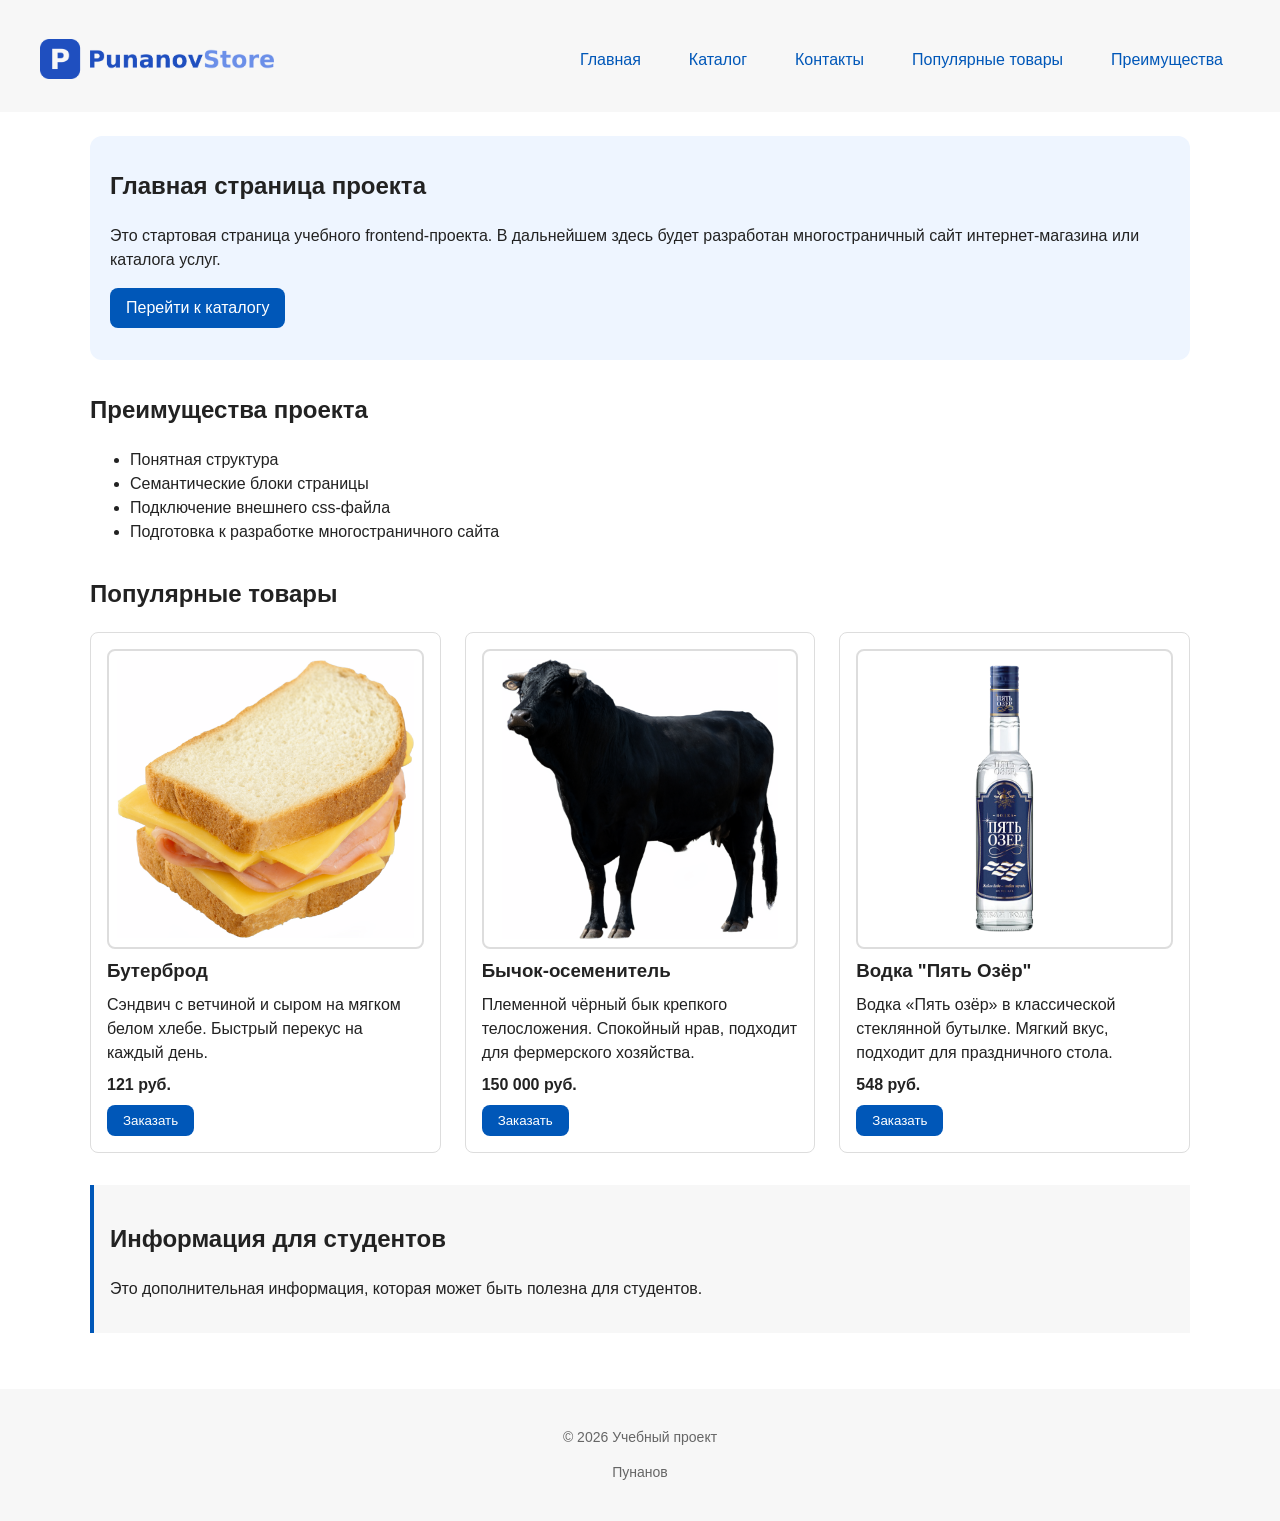
<file: index.html>
<!doctype html>
<html lang="ru">
  <head>
    <meta charset="UTF-8" />
    <meta name="viewport" content="width=device-width, initial-scale=1.0" />
    <title>PunanovStore</title>
    <link rel="stylesheet" href="css/style.css" />
    <script src="js/main.js" defer></script>
  </head>
  <body>
    <header class>
      <div class="site-header">
        <img class="site-logo" src="images/logo.png" alt="PunanovStore" href="index.html">
        <nav class="site-nav" aria-label="Основная навигация">
          <ul class="site-nav__list">
            <li><a href="index.html">Главная</a></li>
            <li><a href="catalog.html">Каталог</a></li>
            <li><a href="contacts.html">Контакты</a></li>
            <li><a href="#popular">Популярные товары</a></li>
            <li><a href="#advantages">Преимущества</a></li>
          </ul>
        </nav>
      </div>
    </header>

    <main>
      <section class="hero">
        <h2>Главная страница проекта</h2>
        <p>
          Это стартовая страница учебного frontend-проекта. В дальнейшем здесь
          будет разработан многостраничный сайт интернет-магазина или каталога
          услуг.
        </p>
        <a class="button" href="catalog.html">Перейти к каталогу</a>
      </section>

      <section class="section" id="advantages">
        <h2>Преимущества проекта</h2>

        <ul class="advantages-list">
          <li>Понятная структура</li>
          <li>Семантические блоки страницы</li>
          <li>Подключение внешнего css-файла</li>
          <li>Подготовка к разработке многостраничного сайта</li>
        </ul>
      </section>

<section class="section" id="popular">
  <h2>Популярные товары</h2>

  <div class="products-grid">
    <article class="product-card">
      <div class="product-card__image-container">
        <img class="product-card__image" src="images/product1.png" alt="Товар 1">
      </div>
      <h3>Бутерброд</h3>
      <p>Сэндвич с ветчиной и сыром на мягком белом хлебе. Быстрый перекус на каждый день.</p>
      <h4>121 руб.</h4>
      <button class="button product-card__button" type="button" data-product="Товар 1">
        Заказать
      </button>
    </article>

    <article class="product-card">
      <div class="product-card__image-container">
        <img class="product-card__image" src="images/product2.png" alt="Товар 2">
      </div>
      <h3>Бычок-осеменитель</h3>
      <p>Племенной чёрный бык крепкого телосложения. Спокойный нрав, подходит для фермерского хозяйства.</p>
      <h4>150 000 руб.</h4>
      <button class="button product-card__button" type="button" data-product="Товар 2">
        Заказать
      </button>
    </article>

    <article class="product-card">
      <div class="product-card__image-container">
        <img class="product-card__image" src="images/product3.png" alt="Товар 3">
      </div>
      <h3>Водка "Пять Озёр"</h3>
      <p>Водка «Пять озёр» в классической стеклянной бутылке. Мягкий вкус, подходит для праздничного стола.</p>
      <h4>548 руб.</h4>
      <button class="button product-card__button" type="button" data-product="Товар 3">
        Заказать
      </button>
    </article>
  </div>
</section>


      <aside class="aside-info">
        <h2>Информация для студентов</h2>
        <p>
          Это дополнительная информация, которая может быть полезна для
          студентов.
        </p>
      </aside>
    </main>

    <footer id="contacts">
      <p>&copy; 2026 Учебный проект</p>
      <p>Пунанов</p>
    </footer>

    <dialog
      class="order-dialog"
      id="order-dialog"
      aria-labelledby="order-dialog-title"
    >
    <h2 id = "order-dialog-title">Оформление заявки</h2>
    <form class = "order-form" id = "order-form" action = "#" method = "post" novalidate>
        <input id = "selected-product" name = "selected-product" type = "hidden">

        <div class = "form-field">
            <label for = "order-name">Имя</label>
            <input
                id = "order-name"
                name = "name"
                type = "text"
                placeholder = "Введите ваше имя"
                minlength = "2"
                autocomplete = "given-name"
                required
            >
        </div>

        <div class = "form-field">
            <label for = "order-email">Email</label>
            <input
                id = "order-email"
                name = "email"
                type = "email"
                placeholder = "email@gmail.com"
                autocomplete = "email"
                required
                >
        </div>

        <div class = "form-field">
            <label for = "order-phone">Номер телефона</label>
            <input
                id = "order-phone"
                name = "phone"
                type = "tel"
                inputmode = "tel"
                placeholder = "+7 (999) 999-99-99"
                pattern = "\+7 \(\d{3}\) \d{3}-\d{2}-\d{2}"
                autocomplete = "tel"
                required
            >
            <small>Формат: +7 (999) 999-99-99</small>
        </div>

        <div class = "form-field">
          <label for = "order-date">Дата для связи</label>
          <input
                id = "order-date"
                name = "date"
                type = "date"
                min = "2026-01-01"
                max = "2026-12-31"
        </div>

        <div class = "form-field">
          <label for = "order-comment">Комментарий</label>
          <textarea
            id = "order-comment"
            name = "comment"
            rows = "4"
            placeholder = "Введите комментарий"
          ></textarea>
        </div>

        <div class = "form-field__checkbox">
          <label for = "order-agree">
            <input
              id = "order-agree"
              name = "agree"
              type = "checkbox"
              required
            >
            Я согласен на обработку персональных данных
          </label>
        </div>

        <div class = "form-field__buttons">
          <button type = "button" id = "close-dialog">Закрыть</button>
          <button type = "submit">Отправить</button>
        </div>
    </form>
    </dialog>

    <p class = "success-message" id = "success-message" hidden>
      Заявка успешно отправлена!
    </p>

  </body>
</html>
</file>
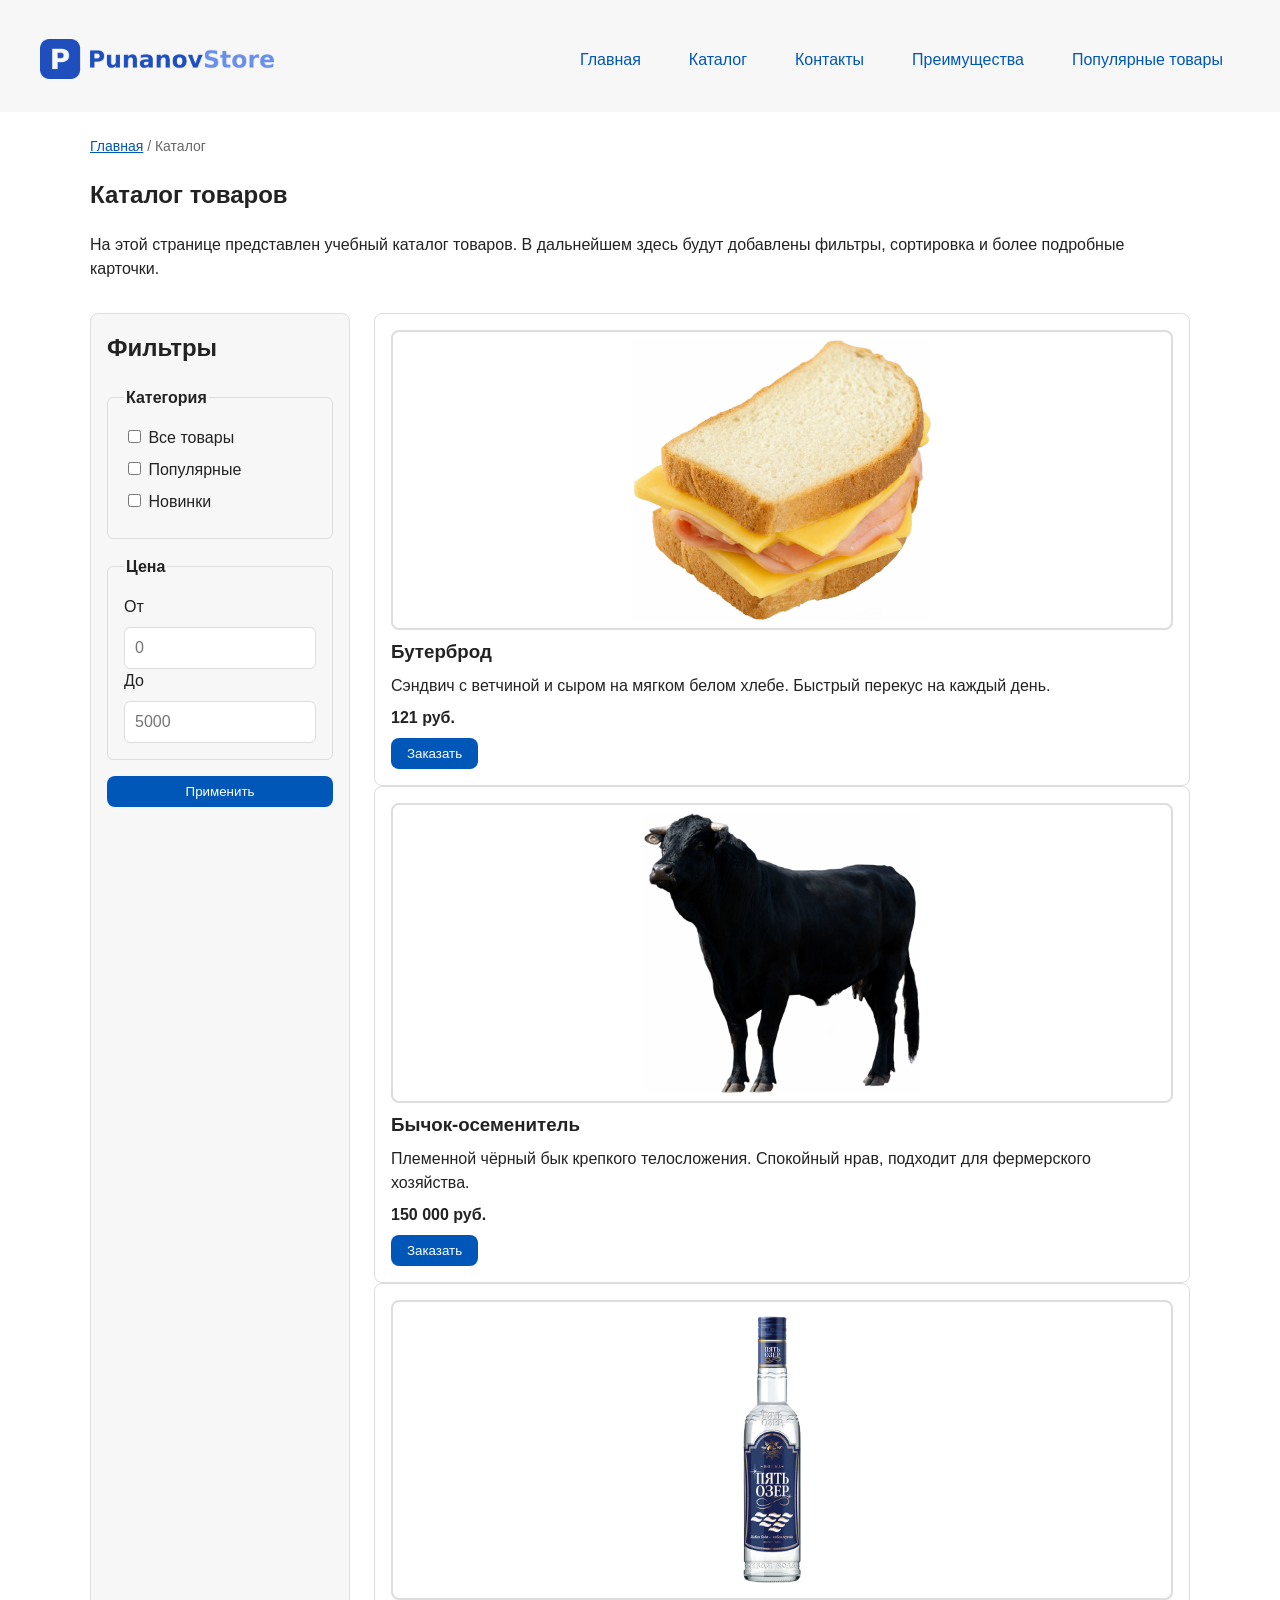
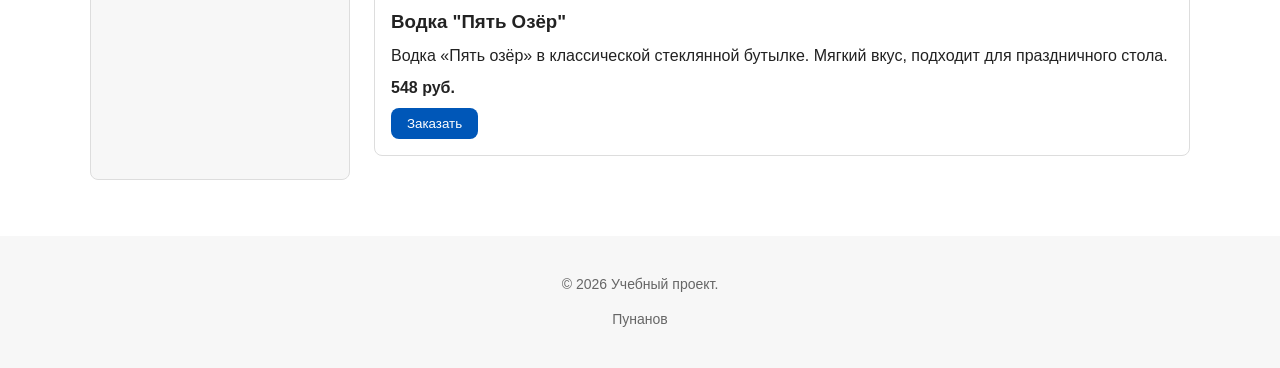
<file: catalog.html>
<!doctype html>
<html lang="ru">
  <head>
    <meta charset="UTF-8" />
    <meta name="viewport" content="width=device-width, initial-scale=1.0" />
    <meta
      name="description"
      content="Каталог товаров учебного интернет-магазина."
    />
    <title>PunanovStore</title>
    <link rel="stylesheet" href="css/style.css" />
  </head>
  <body>
    <header>
      <div class="site-header">
        <img class="site-logo" src="images/logo.png" alt="PunanovStore" href="index.html">

        <nav class="site-nav" aria-label="Основная навигация">
          <ul class="site-nav__list">
            <li><a href="index.html">Главная</a></li>
            <li><a href="catalog.html">Каталог</a></li>
            <li><a href="contacts.html">Контакты</a></li>
            <li><a href="index.html#advantages">Преимущества</a></li>
            <li><a href="index.html#popular">Популярные товары</a></li>
          </ul>
        </nav>
      </div>
    </header>

    <main>
      <nav class="breadcrumbs" aria-label="Хлебные крошки">
        <a class="breadcrumbs__link" href="index.html">Главная</a>
        <span class="breadcrumbs__current">Каталог</span>
      </nav>


      <section class="section">
        <h1>Каталог товаров</h1>
        <p>
          На этой странице представлен учебный каталог товаров. В дальнейшем
          здесь будут добавлены фильтры, сортировка и более подробные карточки.
        </p>
      </section>

      <section class="catalog-layout">
        <aside class="catalog-filters">
          <h2>Фильтры</h2>

          <form class="filters-form" action="#" method="get">
            <fieldset>
              <legend>Категория</legend>

              <label>
                <input type="checkbox" name="category" value="all" />
                Все товары
              </label>

              <label>
                <input type="checkbox" name="category" value="popular" />
                Популярные
              </label>

              <label>
                <input type="checkbox" name="category" value="new" />
                Новинки
              </label>
            </fieldset>

            <fieldset>
              <legend>Цена</legend>

              <label for="price-from">От</label>
              <input
                id="price-from"
                name="price-from"
                type="number"
                min="0"
                placeholder="0"
              />

              <label for="price-to">До</label>
              <input
                id="price-to"
                name="price-to"
                type="number"
                min="0"
                placeholder="5000"
              />
            </fieldset>

            <button class="button" type="submit">Применить</button>
          </form>
        </aside>

        <section class="catalog-products">
          <article class="product-card">
          <div class="product-card__image-container">
            <img class="product-card__image" src="images/product1.png" alt="Товар 1">
          </div>
          <h3>Бутерброд</h3>
          <p>Сэндвич с ветчиной и сыром на мягком белом хлебе. Быстрый перекус на каждый день.</p>
          <h4>121 руб.</h4>
          <button class="button product-card__button" type="button" data-product="Товар 1" href="index.html#popular">
            Заказать
          </button>
          </article>

    <article class="product-card">
      <div class="product-card__image-container">
        <img class="product-card__image" src="images/product2.png" alt="Товар 2">
      </div>
      <h3>Бычок-осеменитель</h3>
      <p>Племенной чёрный бык крепкого телосложения. Спокойный нрав, подходит для фермерского хозяйства.</p>
      <h4>150 000 руб.</h4>
      <button class="button product-card__button" type="button" data-product="Товар 2" href = "index.html#popular">
        Заказать
      </button>
    </article>

    <article class="product-card">
      <div class="product-card__image-container">
        <img class="product-card__image" src="images/product3.png" alt="Товар 3">
      </div>
      <h3>Водка "Пять Озёр"</h3>
      <p>Водка «Пять озёр» в классической стеклянной бутылке. Мягкий вкус, подходит для праздничного стола.</p>
      <h4>548 руб.</h4>
      <button class="button product-card__button" type="button" data-product="Товар 3">
        Заказать
      </button>
    </article>
  </div>
        </section>
      </section>
    </main>

    <footer>
      <p>&copy; 2026 Учебный проект.</p>
      <p>Пунанов</p>
    </footer>
  </body>
</html>
</file>
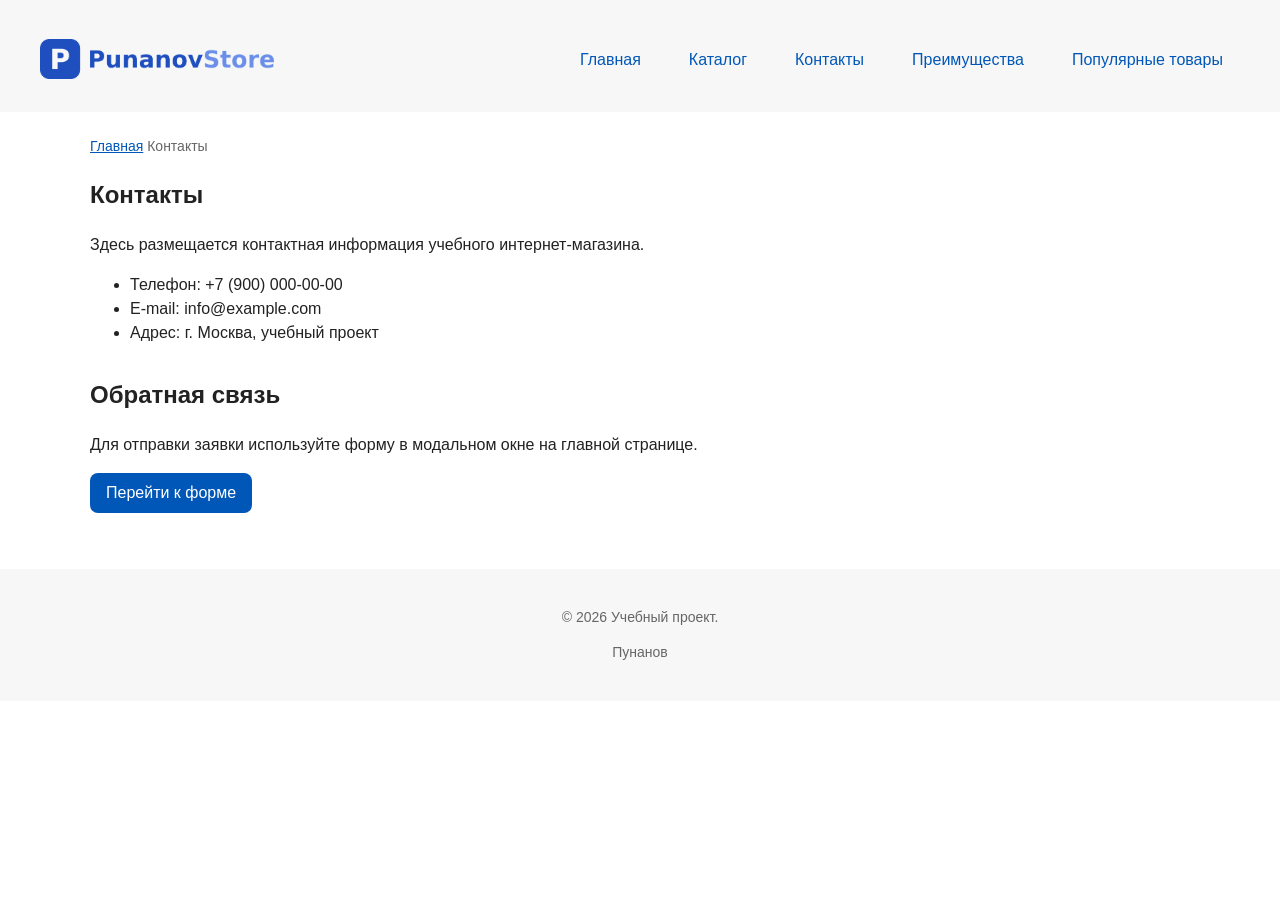
<file: contacts.html>
<!DOCTYPE html>
<html lang="ru">
<head>
  <meta charset="UTF-8">
  <meta name="viewport" content="width=device-width, initial-scale=1.0">
  <meta name="description" content="Контактная информация учебного интернет-магазина.">
  <title>PunanovStore</title>
  <link rel="stylesheet" href="css/style.css">
</head>
<body>
  <header>
    <div class="site-header">
      <img class="site-logo" src="images/logo.png" alt="PunanovStore" href="index.html">

      <nav class="site-nav" aria-label="Основная навигация">
        <ul class="site-nav__list">
          <li><a href="index.html">Главная</a></li>
          <li><a href="catalog.html">Каталог</a></li>
          <li><a href="contacts.html">Контакты</a></li>
          <li><a href="index.html#advantages">Преимущества</a></li>
          <li><a href="index.html#popular">Популярные товары</a></li>
        </ul>
      </nav>
    </div>
  </header>

  <main>
    <nav class="breadcrumbs" aria-label="Хлебные крошки">
      <a href="index.html">Главная</a>
      <span>Контакты</span>
    </nav>

    <section class="section">
      <h1>Контакты</h1>
      <p>
        Здесь размещается контактная информация учебного интернет-магазина.
      </p>

      <ul>
        <li>Телефон: +7 (900) 000-00-00</li>
        <li>E-mail: info@example.com</li>
        <li>Адрес: г. Москва, учебный проект</li>
      </ul>
    </section>

    <section class="section" id="feedback">
      <h2>Обратная связь</h2>
      <p>
        Для отправки заявки используйте форму в модальном окне на главной странице.
      </p>
      <a class="button" href="index.html#contacts">Перейти к форме</a>
    </section>
  </main>

  <footer>
    <p>&copy; 2026 Учебный проект.</p>
    <p>Пунанов</p>
  </footer>
</body>
</html>
</file>
<file: css/style.css>
* {
  box-sizing: border-box;
}

html{
  scroll-behavior: smooth;
}

:target {
  outline: 2px dashed var(--color-primary);
  outline-offset: 4px;
}


:root {
  --color-bg: #ffffff;
  --color-text: #222222;
  --color-muted: #666666;
  --color-primary: #0057b8;
  --color-primary-dark: #003f86;
  --color-border: #dddddd;
  --color-surface: #f7f7f7;
  --color-surface-accent: #eef5ff;
  --color-danger: #b00020;
  --color-success: #168a2f;
  --color-success-bg: #eefaf0;
  --color-white: #ffffff;


  --space-xs: 4px;
  --space-sm: 8px;
  --space-md: 16px;
  --space-lg: 24px;
  --space-xl: 32px;


  --radius-sm: 6px;
  --radius-md: 8px;
  --radius-lg: 12px;


  --container-width: 1100px;
}


body {
  margin: 0;
  font-family: Arial, sans-serif;
  line-height: 1.5;
  color: var(--color-text);
  background-color: var(--color-bg);
}

header,
main,
footer {
  padding: var(--space-lg);
}

header, footer {
  background-color: var(--color-surface);
}

section {
  margin-bottom: var(--space-lg);
}

section h2 {
  margin-top: 0;
}

.site-header {
    display: flex;
    align-items: center; 
    gap: 30px;
    max-width: 1200px;
    margin: 0 auto;
}

.site-logo{
    height: 40px;   /* размер подберите под шапку */
    width: auto;
    display: block;
    margin-top: 5px;
}

.site-nav__list {
  display: flex;
  flex-wrap: wrap;
  justify-content: center;
  align-items: center;
  gap: var(--space-md);
  padding-left: 260px;
  margin: var(--space-md) 0 0;
  list-style: none;
}


a{
    color: var(--color-primary);
}

a:hover{
    color: var(--color-primary-dark);
}

a:focus-visible{
    outline: 2px solid var(--color-primary);
    outline-offset: 3px;
}

.site-nav__list li{
    margin-bottom: var(--space-sm);
}

.site-nav__list a {
  display: inline-block;
  padding: var(--space-sm) var(--space-md);
  color: var(--color-primary);
  text-decoration: none;
  border-radius: var(--radius-sm);
}

.site-nav__list a:hover {
  color: var(--color-white);
  background-color: var(--color-primary);
}


.hero {
    max-width: 1100px;
    margin: 0 auto 32px;
    padding: 32px 20px;
    background-color: var(--color-surface-accent);
    border-radius: var(--radius-lg);
}

.button{
    display: inline-block;
    padding: var(--space-sm) var(--space-md);
    text-decoration: none;
    background-color: var(--color-primary);
    color: var(--color-white);
    border: none;
    border-radius: var(--radius-md);
    cursor: pointer;
}

.button:hover{
    background-color: #00b2da;
}

.button:focus-visible{
    outline: 2px solid var(--color-primary);
    outline-offset: 3px;
}

.button:disabled{
  opacity: 0.6;
  cursor: not-allowed;
}

.section {
    max-width: var(--container-width);
    margin: 0 auto var(--space-xl);
}

.section h2 {
    margin-top: 0;
}

.product-card h3,
.product-card h4,
.product-card p {
  margin: 0;
}

.product-card {
  display: flex;
  flex-direction: column;
  gap: var(--space-sm);
  margin-bottom: 0;
  padding: var(--space-md);
  border: 1px solid var(--color-border);
  border-radius: var(--radius-md);
  background-color: var(--color-bg);
}

.product-card .button {
  margin-top: auto;
  align-self: flex-start;
}

.product-card__image-container {
  height: 300px;
  flex-shrink: 0;
  border: 2px solid var(--color-border);  
  border-radius: 8px; 
  padding: 8px;      
}

.product-card__image {
  display: block;
  width: 100%;
  height: 100%;
  object-fit: contain;
}

.product-card:hover{
  border-color: var(--color-primary);
}

.product-card h3{
    margin-top: 0;
}

.aside-info{
    max-width: var(--container-width);
    margin: 0 auto var(--space-xl);
    padding: var(--space-md);
    border-left: 4px solid var(--color-primary);
    background-color: var(--color-surface);
}

footer {
    text-align: center;
    font-size: 14px;
    color: #666666;
}


.order-dialog {
  width: min(100% - 32px, 560px);
  padding: var(--space-lg);
  border: none;
  border-radius: var(--radius-lg);
}


.order-dialog::backdrop {
  background-color: rgba(0, 0, 0, 0.5);
}


.form-field {
  margin-bottom: var(--space-md);
}


.form-field label {
  display: block;
  margin-bottom: var(--space-sm);
}


.form-field input,
.form-field select,
.form-field textarea {
  width: 100%;
  padding: var(--space-sm) var(--space-md);
  border: 1px solid var(--color-border);
  border-radius: var(--radius-md);
  font: inherit;
}


.form-field input[type="checkbox"] {
  width: auto;
}


.form-field small {
  display: block;
  margin-top: var(--space-sm);
  color: #666666;
}


.form-field input:focus-visible,
.form-field select:focus-visible,
.form-field textarea:focus-visible,
.form-actions button:focus-visible {
  outline: 2px solid var(--color-primary);
  outline-offset: 3px;
}


[aria-invalid="true"] {
  border-color: #b00020;
}


.form-actions {
  display: flex;
  gap: var(--space-md);
  margin-top: var(--space-lg);
}


.success-message {
  max-width: var(--container-width);
  margin: var(--space-lg) auto;
  padding: var(--space-md);
  border-left: 4px solid #168a2f;
  background-color: #eefaf0;
}

.breadcrumbs {
  max-width: var(--container-width);
  margin: 0 auto var(--space-md);
  font-size: 14px;
  color: var(--color-muted);
}

.breadcrumbs {
  max-width: var(--container-width);
  margin: 0 auto var(--space-md);
  font-size: 14px;
  color: var(--color-muted);
}

.breadcrumbs__link {
  color: var(--color-primary);
}

.breadcrumbs__current::before {
  content: " / ";
  color: var(--color-muted);
}


.products-grid {
  display: grid;
  grid-template-columns: repeat(3, 1fr);
  gap: var(--space-lg);
}

.catalog-layout {
  max-width: var(--container-width);
  margin: 0 auto var(--space-xl);
  display: grid;
  grid-template-columns: 260px 1fr;
  grid-template-areas: "filters products";
  gap: var(--space-lg);
}

.catalog-filters {
  grid-area: filters;
  padding: var(--space-md);
  border: 1px solid var(--color-border);
  border-radius: var(--radius-md);
  background-color: var(--color-surface);
}

.catalog-products {
  grid-area: products;
}

.filters-form {
  display: grid;
  gap: var(--space-md);
}

.filters-form fieldset {
  margin: 0;
  padding: var(--space-md);
  border: 1px solid var(--color-border);
  border-radius: var(--radius-sm);
}

.filters-form legend {
  font-weight: 700;
}

.filters-form label {
  display: block;
  margin-bottom: var(--space-sm);
}

.filters-form input[type="number"] {
  width: 100%;
  padding: 8px 10px;
  border: 1px solid var(--color-border);
  border-radius: var(--radius-sm);
  font: inherit;
}
</file>
